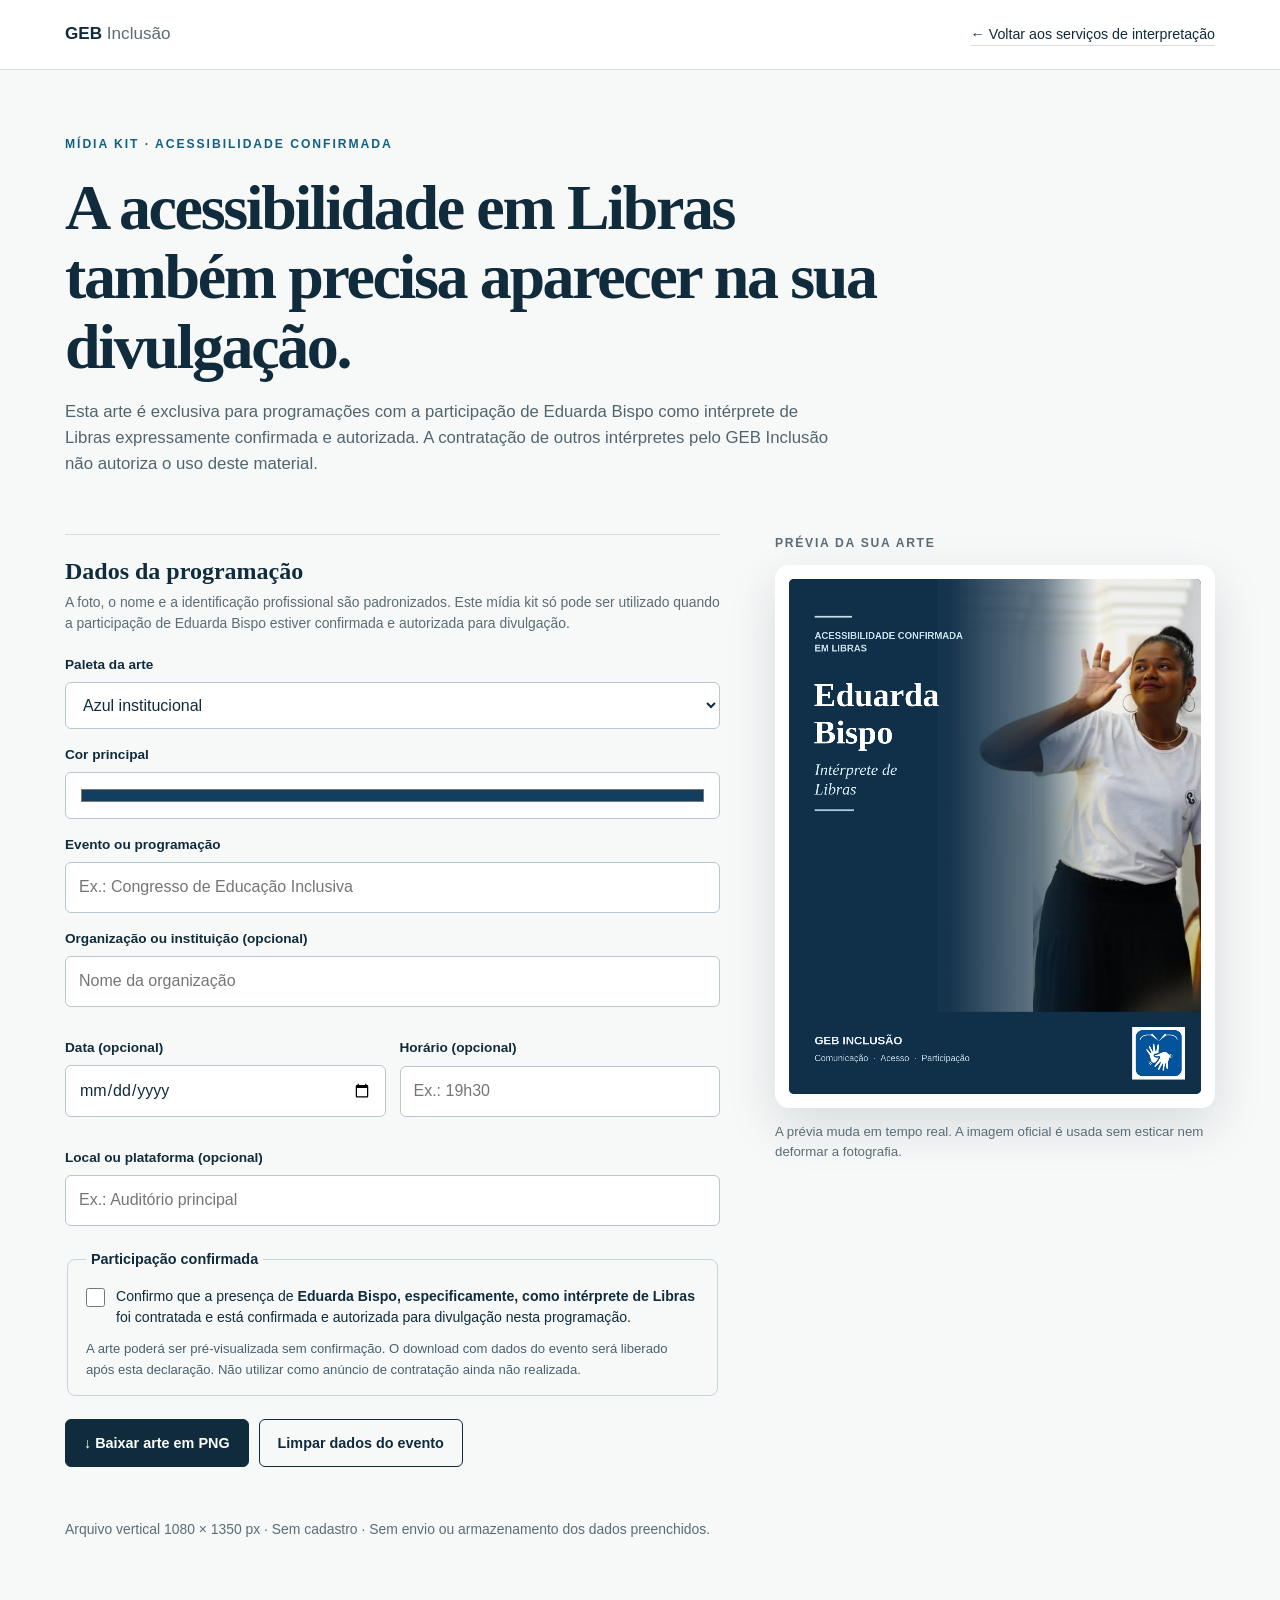
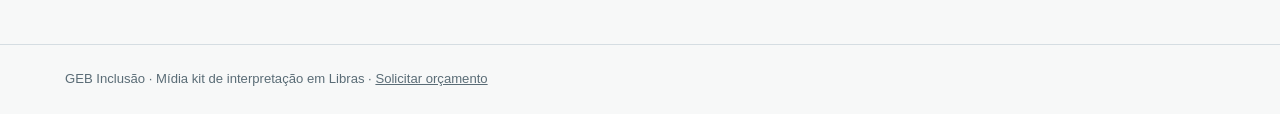
<file: midia-kit/index.html>
<!doctype html>
<html lang="pt-BR">
<head>
<meta charset="utf-8"><meta name="viewport" content="width=device-width, initial-scale=1">
<meta name="theme-color" content="#0b1f3a"><meta name="description" content="Mídia kit da intérprete de Libras Eduarda Bispo: personalize a arte de divulgação de uma participação confirmada e baixe em PNG.">
<link rel="canonical" href="https://gebinclusao.grupoeduardabispo.com.br/midia-kit/">
<meta property="og:title" content="Mídia kit | Intérprete de Libras Eduarda Bispo"><meta property="og:description" content="Prepare a divulgação institucional da interpretação em Libras na programação do seu evento.">
<title>Mídia kit da intérprete de Libras | GEB Inclusão</title>
<style>
:root{--ink:#102b3c;--muted:#5a6c76;--line:#d5dde2;--bg:#f7f8f8;--blue:#0b4469}
*{box-sizing:border-box}body{margin:0;background:var(--bg);color:var(--ink);font-family:Arial,Helvetica,sans-serif;line-height:1.55}a{color:inherit}
.wrap{width:min(1150px,calc(100% - 40px));margin:auto}.top{border-bottom:1px solid var(--line);padding:21px 0;background:#fff}.top .wrap{display:flex;align-items:center;justify-content:space-between;gap:20px}.brand{font-weight:800;text-decoration:none;font-size:1.07rem}.brand span{font-weight:400;color:var(--muted)}.back{text-decoration:none;font-size:.89rem;border-bottom:1px solid var(--line)}
.intro{padding:61px 0 40px}.eyebrow{color:#126184;font-weight:800;font-size:.76rem;letter-spacing:.16em;text-transform:uppercase}.intro h1{font:700 clamp(2.25rem,5vw,4rem)/1.08 Georgia,serif;letter-spacing:-.037em;max-width:820px;margin:18px 0}.intro p{color:#516570;max-width:780px;font-size:1.05rem}
.layout{display:grid;grid-template-columns:minmax(0,1fr) minmax(300px,440px);gap:55px;padding-bottom:85px;align-items:start}
.editor{border-top:1px solid var(--line);padding-top:23px}.editor h2{font:700 1.5rem Georgia,serif;margin:0 0 7px}.helper{font-size:.87rem;color:var(--muted);margin:0 0 19px}.field{display:grid;gap:7px;margin:15px 0}.field label{font-size:.85rem;font-weight:700}.field input,.field select,.field textarea{font:inherit;color:var(--ink);background:#fff;border:1px solid #b9c7cf;border-radius:6px;min-height:47px;padding:12px 13px;width:100%;max-width:100%}.field textarea{min-height:82px;resize:vertical}.field input:focus,.field select:focus,.field textarea:focus{outline:3px solid #c5e7f4;outline-offset:1px}.cols{display:grid;grid-template-columns:1fr 1fr;gap:14px}
fieldset{margin-top:22px;padding:15px 18px;border:1px solid #c6d5dd;border-radius:8px}legend{font-size:.9rem;font-weight:700;padding:0 5px}.check{display:flex;gap:11px;align-items:flex-start;font-size:.88rem;cursor:pointer}.check input{width:19px;height:19px;flex:0 0 19px;margin:2px 0;accent-color:#0a517a}.check strong{font-weight:700}.note{font-size:.82rem;color:#486170;margin:10px 0 0}.actions{display:flex;flex-wrap:wrap;gap:10px;margin-top:23px}.btn{border:1px solid var(--ink);background:var(--ink);color:#fff;border-radius:6px;padding:13px 18px;min-height:48px;font-weight:700;font-size:.9rem;cursor:pointer}.btn.secondary{background:transparent;color:var(--ink)}.btn:disabled{opacity:.55;cursor:not-allowed}.status{min-height:28px;font-size:.87rem;color:#164c6d;margin:12px 0}
.preview{position:sticky;top:20px}.caption{font-size:.76rem;letter-spacing:.14em;text-transform:uppercase;font-weight:800;color:var(--muted);margin-bottom:13px}.preview-shell{padding:14px;background:#fff;border-radius:14px;box-shadow:0 18px 50px #102b3c22}canvas{display:block;width:100%;height:auto;aspect-ratio:4/5;border-radius:5px;background:#102b3c}.hint{color:var(--muted);font-size:.83rem}.bottom{border-top:1px solid var(--line);padding:24px 0;font-size:.82rem;color:var(--muted)}
@media(max-width:830px){.layout{grid-template-columns:1fr;gap:35px}.preview{position:static;max-width:520px}.intro{padding:42px 0 30px}.cols{grid-template-columns:1fr}}
</style>
</head>
<body>
<header class="top"><div class="wrap"><a class="brand" href="../">GEB <span>Inclusão</span></a><a class="back" href="../#contratar">← Voltar aos serviços de interpretação</a></div></header>
<main><section class="intro"><div class="wrap"><span class="eyebrow">Mídia kit · Acessibilidade confirmada</span><h1>A acessibilidade em Libras também precisa aparecer na sua divulgação.</h1><p>Esta arte é exclusiva para programações com a participação de Eduarda Bispo como intérprete de Libras expressamente confirmada e autorizada. A contratação de outros intérpretes pelo GEB Inclusão não autoriza o uso deste material.</p></div></section>
<div class="wrap layout">
<section class="editor" aria-labelledby="titulo-editor"><h2 id="titulo-editor">Dados da programação</h2><p class="helper">A foto, o nome e a identificação profissional são padronizados. Este mídia kit só pode ser utilizado quando a participação de Eduarda Bispo estiver confirmada e autorizada para divulgação.</p>
<div class="field"><label for="palette">Paleta da arte</label><select id="palette"><option value="navy">Azul institucional</option><option value="teal">Verde petróleo</option><option value="wine">Vinho</option><option value="graphite">Grafite</option><option value="custom">Escolher minha cor</option></select></div>
<div class="field" id="custom-wrap" hidden><label for="custom">Cor principal</label><input type="color" id="custom" value="#123e60"></div>
<div class="field"><label for="event">Evento ou programação</label><input id="event" maxlength="85" placeholder="Ex.: Congresso de Educação Inclusiva"></div>
<div class="field"><label for="company">Organização ou instituição (opcional)</label><input id="company" maxlength="75" placeholder="Nome da organização"></div>
<div class="cols"><div class="field"><label for="date">Data (opcional)</label><input id="date" type="date"></div><div class="field"><label for="time">Horário (opcional)</label><input id="time" maxlength="28" placeholder="Ex.: 19h30"></div></div>
<div class="field"><label for="venue">Local ou plataforma (opcional)</label><input id="venue" maxlength="85" placeholder="Ex.: Auditório principal"></div>
<fieldset><legend>Participação confirmada</legend><label class="check"><input type="checkbox" id="confirmed"><span>Confirmo que a presença de <strong>Eduarda Bispo, especificamente, como intérprete de Libras</strong> foi contratada e está confirmada e autorizada para divulgação nesta programação.</span></label><p class="note">A arte poderá ser pré-visualizada sem confirmação. O download com dados do evento será liberado após esta declaração. Não utilizar como anúncio de contratação ainda não realizada.</p></fieldset>
<div class="actions"><button class="btn" id="download" type="button">↓ Baixar arte em PNG</button><button class="btn secondary" id="reset" type="button">Limpar dados do evento</button></div>
<p class="status" id="status" aria-live="polite" role="status"></p><p class="helper">Arquivo vertical 1080 × 1350 px · Sem cadastro · Sem envio ou armazenamento dos dados preenchidos.</p>
</section>
<aside class="preview"><div class="caption">Prévia da sua arte</div><div class="preview-shell"><canvas width="1080" height="1350" id="art" role="img" aria-label="Prévia da arte oficial da intérprete de Libras Eduarda Bispo"></canvas></div><p class="hint">A prévia muda em tempo real. A imagem oficial é usada sem esticar nem deformar a fotografia.</p></aside>
</div></main>
<footer class="bottom"><div class="wrap">GEB Inclusão · Mídia kit de interpretação em Libras · <a href="../orcamento/">Solicitar orçamento</a></div></footer>
<script>
(()=>{
'use strict';
const $=id=>document.getElementById(id),c=$('art'),ctx=c.getContext('2d'),status=$('status');
const colors={navy:'#102f49',teal:'#123f43',wine:'#452c41',graphite:'#2b333d'};
const photo=new Image();photo.decoding='async';photo.src='../INTERPRETE%20DE%20LIBRAS%20EDUARDA%20BISPO4.jpg';let loaded=false;
const logo=new Image();logo.decoding='async';logo.src='../LIBRAS_LOGO.jpg';let logoLoaded=false;logo.onload=()=>{logoLoaded=true;render()};logo.onerror=()=>render();
photo.onload=()=>{loaded=true;render()};photo.onerror=()=>{loaded=false;status.textContent='A fotografia oficial não pôde ser carregada. O download está indisponível.';render()};
function hexRgb(v){let n=parseInt(v.slice(1),16);return [(n>>16)&255,(n>>8)&255,n&255]}
function color(){const v=$('palette').value==='custom'?$('custom').value:colors[$('palette').value];const a=hexRgb(v);const light=.2126*a[0]+.7152*a[1]+.0722*a[2];const k=light>110?110/light:1;return a.map(x=>Math.round(x*k))}
function rgb(a,alpha=1){return 'rgba('+a.join(',')+','+alpha+')'}
function wrap(t,max){let result=[],line='';for(const word of t.split(/\s+/).filter(Boolean)){let next=line?line+' '+word:word;if(line&&ctx.measureText(next).width>max){result.push(line);line=word}else line=next}if(line)result.push(line);return result}
function lines(text,x,y,width,size,lineHeight,maxLines=3){ctx.font=size+'px Arial';for(const s of wrap(text,width).slice(0,maxLines)){ctx.fillText(s,x,y);y+=lineHeight}return y}
function render(){
const W=1080,H=1350,base=color(),bg=rgb(base);
ctx.clearRect(0,0,W,H);ctx.fillStyle=bg;ctx.fillRect(0,0,W,H);
const photoBox={x:390,y:0,w:690,h:1134};
if(loaded){const ratio=Math.max(photoBox.w/photo.naturalWidth,photoBox.h/photo.naturalHeight);const zoom=1.16,sw=photoBox.w/(ratio*zoom),sh=photoBox.h/(ratio*zoom);const sx=Math.max(0,(photo.naturalWidth-sw)*.42),sy=Math.max(0,(photo.naturalHeight-sh)*.43);ctx.save();ctx.beginPath();ctx.rect(photoBox.x,photoBox.y,photoBox.w,photoBox.h);ctx.clip();ctx.drawImage(photo,sx,sy,sw,sh,photoBox.x,photoBox.y,photoBox.w,photoBox.h);ctx.restore()}
const fade=ctx.createLinearGradient(0,0,810,0);fade.addColorStop(0,bg);fade.addColorStop(.52,rgb(base,.97));fade.addColorStop(.82,rgb(base,.6));fade.addColorStop(1,rgb(base,0));ctx.fillStyle=fade;ctx.fillRect(0,0,820,1134);
ctx.fillStyle=bg;ctx.fillRect(0,1134,W,216);
ctx.fillStyle='#c6dfe8';ctx.fillRect(67,96,98,5);
ctx.font='bold 25px Arial';ctx.fillText('ACESSIBILIDADE CONFIRMADA',67,157);ctx.font='bold 25px Arial';ctx.fillText('EM LIBRAS',67,190);
ctx.fillStyle='#fff';ctx.font='bold 87px Georgia';ctx.fillText('Eduarda',65,333);ctx.fillText('Bispo',65,431);
ctx.fillStyle='#d6eaf4';ctx.font='italic 42px Georgia';ctx.fillText('Intérprete de',67,514);ctx.fillText('Libras',67,565);
ctx.fillStyle='#a9d2e0';ctx.fillRect(67,604,104,5);
let event=$('event').value.trim(),company=$('company').value.trim(),date=$('date').value,time=$('time').value.trim(),venue=$('venue').value.trim();
if(date){const [y,m,d]=date.split('-');date=d+'/'+m+'/'+y}
let current=695;
if(event){ctx.fillStyle='#d7eaf3';ctx.font='bold 23px Arial';ctx.fillText('PROGRAMAÇÃO',67,current);current+=55;ctx.fillStyle='#fff';ctx.font='bold 37px Arial';const a=wrap(event,490).slice(0,3);for(const x of a){ctx.fillText(x,67,current);current+=47}current+=16}
const details=[company,[date,time].filter(Boolean).join('  ·  '),venue].filter(Boolean);if(details.length){if(!event){ctx.fillStyle='#d7eaf3';ctx.font='bold 23px Arial';ctx.fillText('INFORMAÇÕES DO EVENTO',67,current);current+=48}ctx.fillStyle='#fff';ctx.font='25px Arial';for(const val of details){for(const item of wrap(val,485).slice(0,2)){if(current>1060)break;ctx.fillText(item,67,current);current+=35}current+=13}}
ctx.fillStyle='#e8f0f3';ctx.font='bold 30px Arial';ctx.fillText('GEB INCLUSÃO',67,1220);ctx.fillStyle='#bdd5e1';ctx.font='23px Arial';ctx.fillText('Comunicação  ·  Acesso  ·  Participação',67,1264);
if(logoLoaded){const size=138,x=900,y=1174;ctx.save();ctx.fillStyle='#fff';ctx.fillRect(x,y,size,size);const pad=8,inner=size-pad*2,ratio=Math.min(inner/logo.naturalWidth,inner/logo.naturalHeight);const w=logo.naturalWidth*ratio,h=logo.naturalHeight*ratio;ctx.drawImage(logo,x+(size-w)/2,y+(size-h)/2,w,h);ctx.restore()}
}
function fieldsPresent(){return ['event','company','date','time','venue'].some(id=>$(id).value.trim())}
['event','company','date','time','venue','custom'].forEach(id=>$(id).addEventListener('input',()=>{status.textContent='';render()}));
$('palette').addEventListener('change',()=>{$('custom-wrap').hidden=$('palette').value!=='custom';render()});
$('confirmed').addEventListener('change',()=>{status.textContent=''});
$('reset').addEventListener('click',()=>{['event','company','date','time','venue'].forEach(id=>$(id).value='');$('confirmed').checked=false;status.textContent='Dados do evento removidos.';render()});
$('download').addEventListener('click',()=>{if(!loaded){status.textContent='A fotografia oficial precisa carregar antes do download.';return}if(fieldsPresent()&&!$('confirmed').checked){status.textContent='Confirme a participação contratada e autorizada antes de baixar a arte com os dados do evento.';return}const b=$('download');b.disabled=true;render();c.toBlob(blob=>{b.disabled=false;if(!blob){status.textContent='Não foi possível gerar o PNG.';return}const url=URL.createObjectURL(blob),a=document.createElement('a');a.href=url;a.download='geb-inclusao-interprete-eduarda-bispo.png';document.body.appendChild(a);a.click();a.remove();setTimeout(()=>URL.revokeObjectURL(url),30000);status.textContent='Arte preparada para download.'},'image/png')});
render();
})();
</script>
</body></html>
</file>
